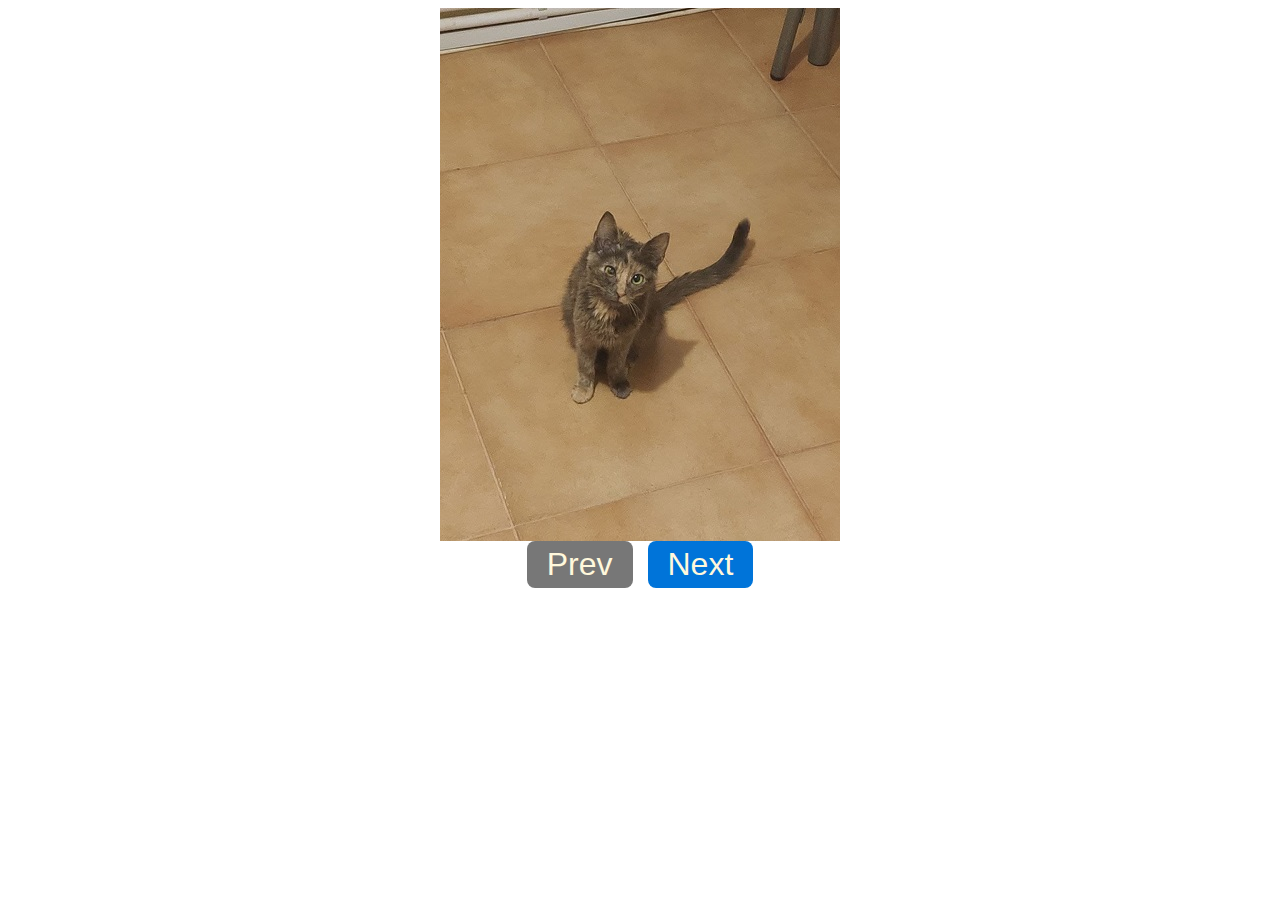
<file: projects/images_gallery/index.html>
<!DOCTYPE html>
<html lang="en">
<head>
    <meta charset="UTF-8">
    <meta http-equiv="X-UA-Compatible" content="IE=edge">
    <meta name="viewport" content="width=device-width, initial-scale=1.0">
    <link href="./css/style.css" rel="Stylesheet">
    <title>Dora gallery</title>
</head>
<body>
    <div class="image-gallery">
        <img src="./img/dora1.jpg" alt="Dora" class="gallery-img active" />
        <img src="./img/dora2.jpg" alt="Dora" class="gallery-img" />
        <img src="./img/dora3.jpg" alt="Dora" class="gallery-img" />
        <img src="./img/dora4.jpg" alt="Dora" class="gallery-img" />
        <img src="./img/dora5.jpg" alt="Dora" class="gallery-img" />
        <img src="./img/dora6.jpg" alt="Dora" class="gallery-img" />
        <img src="./img/dora7.jpg" alt="Dora" class="gallery-img" />
        <img src="./img/dora8.jpg" alt="Dora" class="gallery-img" />
        <img src="./img/dora9.jpg" alt="Dora" class="gallery-img" />
        <img src="./img/dora10.jpg" alt="Dora" class="gallery-img" />
        <img src="./img/dora11.jpg" alt="Dora" class="gallery-img" />
        <img src="./img/dora12.jpg" alt="Dora" class="gallery-img" />
    </div>
    <div class="btns">
        <button disabled="" class="btn prev">Prev</button>
        <button class="btn next">Next</button>
      </div>
      <script src="./js/script.js"></script>
</body>
</html>
</file>
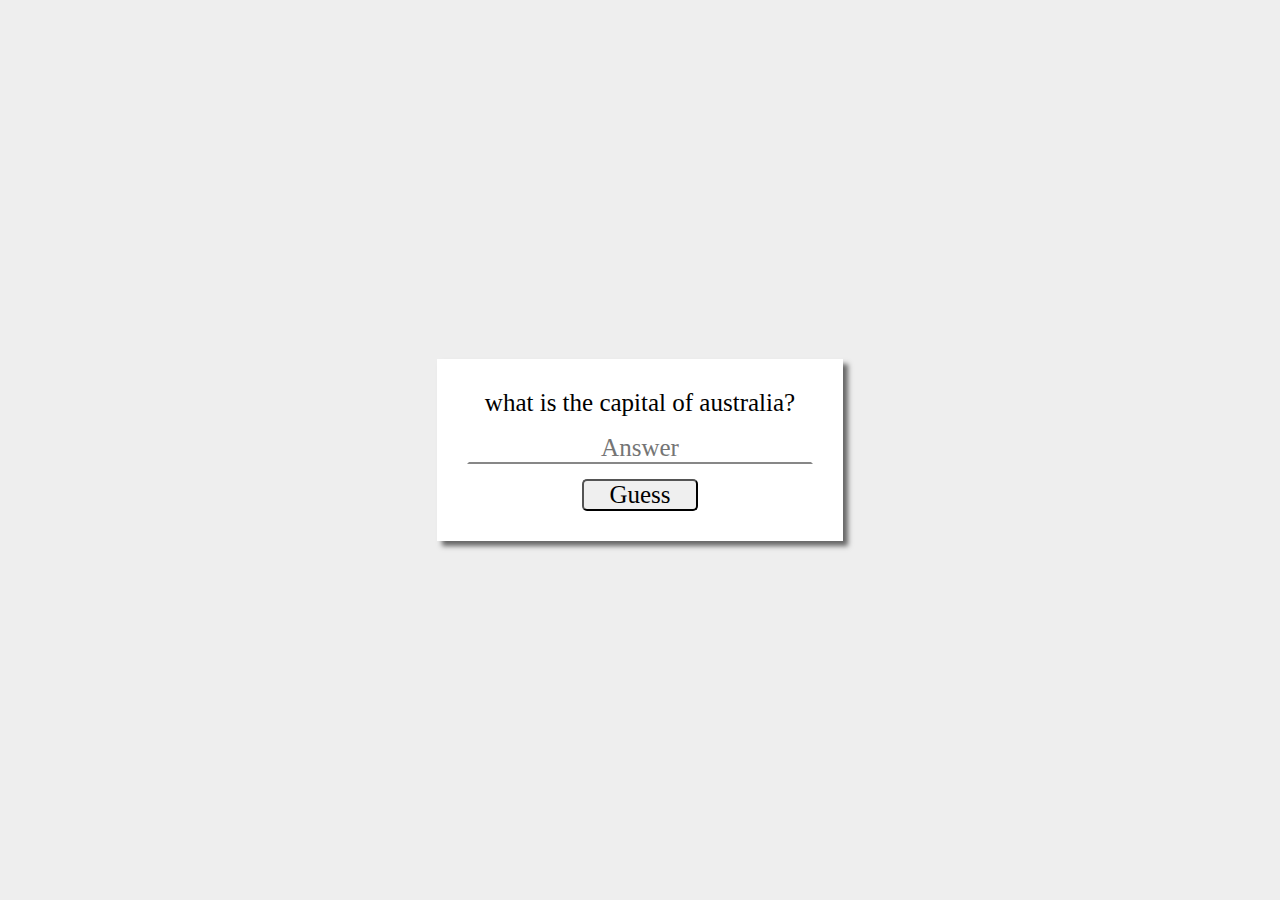
<file: projects/quiz/index.html>
<!DOCTYPE html>
<html lang="en">
<head>
    <meta charset="UTF-8">
    <meta http-equiv="X-UA-Compatible" content="IE=edge">
    <meta name="viewport" content="width=device-width, initial-scale=1.0">
    <link href="./css/style.css" rel="stylesheet">
    <title>Document</title>
</head>
<body>
    <div id="container">
        <div class="question">
          <form id="form" action="">
            <label for="input">
              <span id="text">what is the capital of australia?</span>
              <input id="input" placeholder="Answer" />
            </label>
            <button id="button">Guess</button>
          </form>
        </div>
      </div>
      <script src="./js/script.js"></script>
</body>
</html>
</file>
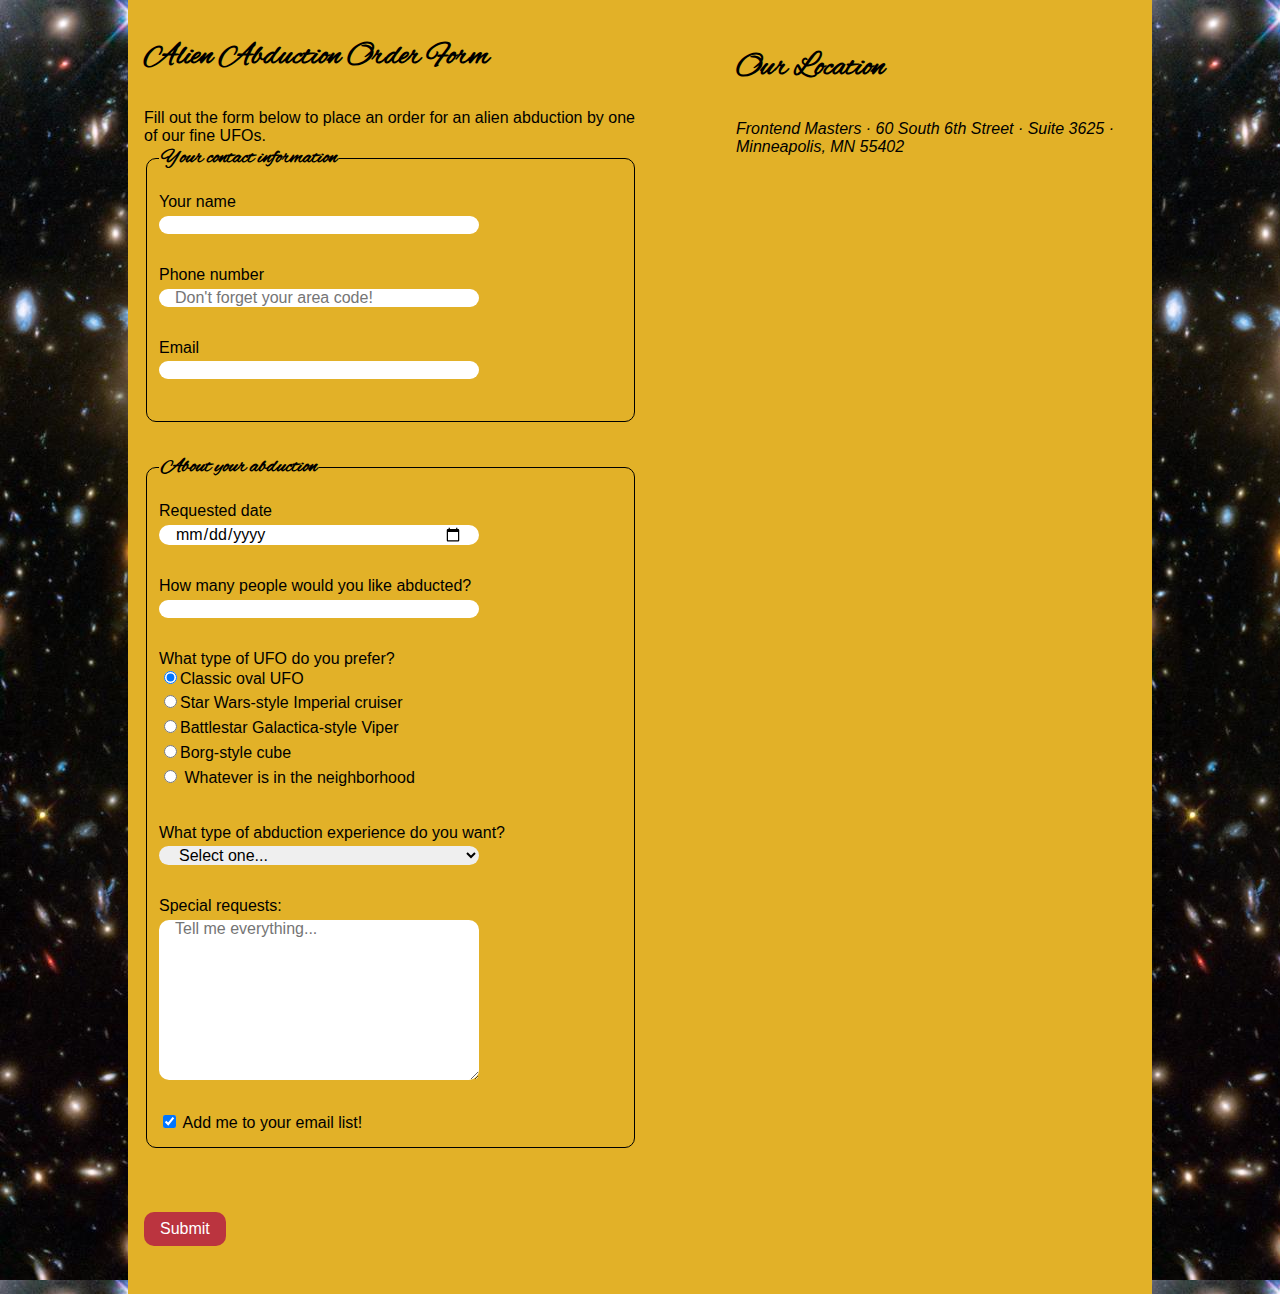
<file: forms.html>
<!DOCTYPE html>
<html lang="en">
<head>
	<meta charset="UTF-8">
	<title>Alien Abduction Order Form</title>
	<link href="https://fonts.googleapis.com/css2?family=Alex+Brush&display=swap" rel="stylesheet">
	<link href="css/forms.css" rel="stylesheet">
</head>
<body>
	<div class="wrapper">
		<section>
			<h1>Alien Abduction Order Form</h1>
			<p>Fill out the form below to place an order for an alien abduction by one of our fine UFOs.</p>
			<form action="https://e3vwdl4bpd.execute-api.us-west-2.amazonaws.com/default/API2SES" method="POST">
				<fieldset>
					<legend>Your contact information</legend>
					<label for="name">Your name </label>
					<input type="text" id="name" name="name"> 
					<label for="phone">Phone number </label>
					<input type="tel" id="phone" name="phone" placeholder="Don't forget your area code!"> 
					<label for="email">Email </label>
					<input type="email" id="email" name="email">
				</fieldset>
				<fieldset>
					<legend>About your abduction </legend>
						<label for="date">Requested  date</label>
						<input type="date" id="date" name="date">
						<label for="qty">How many people would you like abducted?</label>
						<input type="number" id="qty" name="qty" min="1" max="10">
						<p>What type of UFO do you prefer?</p>
							<label>	<input type="radio" name="uftype" value="classic" checked>Classic oval UFO </label>
							<label>	<input type="radio" name="uftype" value="starwars">Star Wars-style Imperial cruiser </label>
							<label>	<input type="radio" name="uftype" value="galactica">Battlestar Galactica-style Viper </label>
							<label>	<input type="radio" name="uftype" value="startrek">Borg-style cube </label>
							<label>
								<input type="radio" name="ufotype" value="any"> Whatever is in the neighborhood
							</label>
						
						<label for="abtype" >What type of abduction experience do you want?</label>
							<select id="abtype" name="abtype">
								<option selected> Select one... </option>
								<option value="tour">Tour of the solar system</option>
								<option value="dinner">Alien dinner and discussion</option>
								<option value="dance">Alien dance lessons</option>
								<option value="whales">Whale watching</option>
							</select>
					<label for="comments">Special requests:</label>
					<textarea id="comments" name="comments"  placeholder="Tell me everything..."></textarea>
					<label>	
							<input type="checkbox" value="subscribe" name="subscribe"  checked> Add me to your email list!
					</label>
					<input id="send_to" type="hidden" name="send_to" value="iuliana_antochi@yahoo.com">
				</fieldset>
				<button type="submit"> Submit </button>	
			</form>
		</section>
		<aside>
			<h3>Our Location</h3>
			<address>
				Frontend Masters &middot;
				60 South 6th Street &middot;
				Suite 3625 &middot;
				Minneapolis, MN 55402
				<iframe src="https://www.google.com/maps/embed?pb=!1m18!1m12!1m3!1d2712.818429385695!2d27.612485115017705!3d47.161410426618914!2m3!1f0!2f0!3f0!3m2!1i1024!2i768!4f13.1!3m3!1m2!1s0x40cafb8bec1a2f95%3A0x1c1d36c75bdef78b!2sStrada%20Doctor%20Emil%20Savini%2C%20Ia%C8%99i!5e0!3m2!1sro!2sro!4v1637335911016!5m2!1sro!2sro" width="400" height="300" style="border:0;" allowfullscreen="" loading="lazy"></iframe>
			</address>
		</aside>
	</div>
	<script src="js/forms.js"></script>
</body>
</html>
</file>
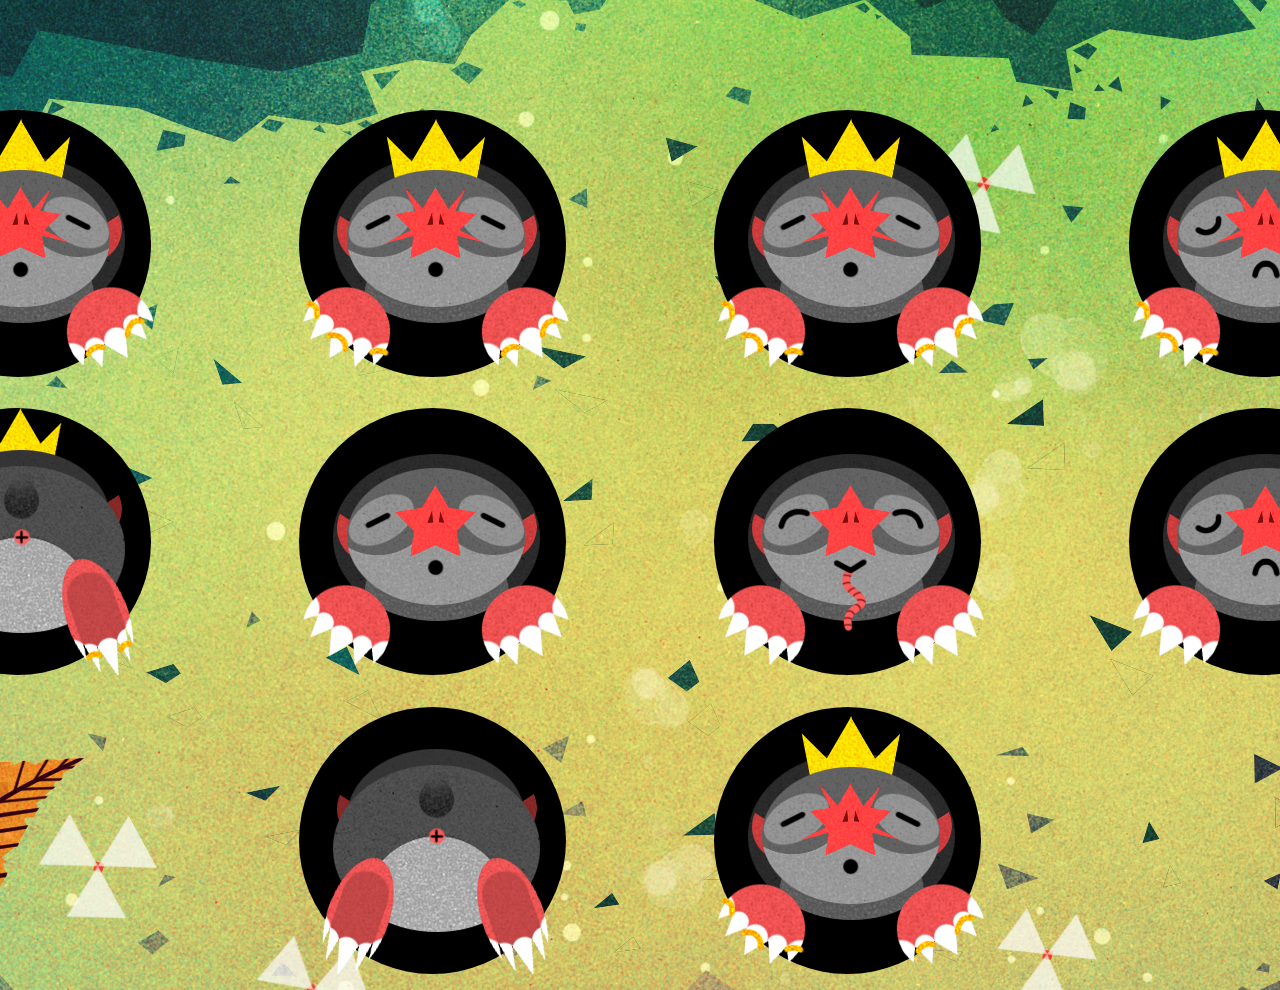
<file: projects/feed-a-star-mole/mole-game.html>
<!DOCTYPE html>
<html lang="en">
<head>
    <meta charset="UTF-8">
    <meta http-equiv="X-UA-Compatible" content="IE=edge">
    <meta name="viewport" content="width=device-width, initial-scale=1.0">
    <link href="./css/mole.css" rel="stylesheet">
    <title>Star Moles!</title>
</head>
<body>
    
    <section class="bg">
        <div class="worm-box">
            <div style="width: 5%" class="worm-container">
                <img src="./img/worm.png" class="worm" alt="worm score meter">
            </div>
        </div>
        <div class="hole-container">
            <div class="hole" id="hole-0"><img data-index="0" src="./img/king-mole-hungry.png" alt="mole" class="mole"></div>
          </div>
          <div class="hole-container">
            <div class="hole" id="hole-1"><img data-index="1" src="./img/king-mole-hungry.png" alt="mole" class="mole"></div>
          </div>
          <div class="hole-container">
            <div class="hole" id="hole-2"><img data-index="2" src="./img/king-mole-hungry.png" alt="mole" class="mole"></div>
          </div>
          <div class="hole-container">
            <div class="hole" id="hole-3"><img data-index="3" src="./img/king-mole-sad.png" alt="mole" class="mole"></div>
          </div>
          <div class="hole-container">
            <div class="hole" id="hole-4"><img data-index="4" src="./img/king-mole-leaving.png" alt="mole" class="mole"></div>
          </div>
          <div class="hole-container">
            <div class="hole" id="hole-5"><img data-index="5" src="./img/mole-hungry.png" alt="mole" class="mole"></div>
          </div>
          <div class="hole-container">
            <div class="hole" id="hole-6"><img data-index="6" src="./img/mole-fed.png" alt="mole" class="mole"></div>
          </div>
          <div class="hole-container">
            <div class="hole" id="hole-7"><img data-index="7" src="./img/mole-sad.png" alt="mole" class="mole"></div>
          </div>
          <div class="hole-container">
            <div class="hole" id="hole-8"><img data-index="8" src="./img/mole-leaving.png" alt="mole" class="mole"></div>
          </div>
          <div class="hole-container">
            <div class="hole" id="hole-9"><img data-index="9" src="./img/king-mole-hungry.png" alt="happy mole" class="mole"></div>
    </section>
    <img src="./img/win.png" class="win hide" alt="you've won the game">
    <script src="./js/mole.js"></script>
</body>
</html>
</file>
<file: projects/images_gallery/css/style.css>
* {
    box-sizing: border-box;
}

.gallery-img {
    display: none;
    max-height: 600px;
}
.active {
    display: block;
}

.image-gallery{
    width: 100%;
    display: flex;
    justify-content: center;
    align-items: center;
}

.btns{
    width: 100%;
    display: flex;
    justify-content: center;
    align-items: center;
}

.btn{
    background-color: #0074d9;
    color: cornsilk;
    font-size: 2rem;
    padding: 5px 20px;
    border-style: none;
    border-radius: 0.5rem;
    cursor:pointer;
}

.prev{
    margin-right: 15px;
}

.btn:disabled{
    background-color: #777;
    cursor: not-allowed;
}
</file>
<file: projects/quiz/css/style.css>
* {
    box-sizing: border-box;
  }
  
  body {
    background-color: #eee;
  }
  
  #container {
    display: flex;
    justify-content: center;
    align-items: center;
    position: absolute;
    top: 0;
    left: 0;
    right: 0;
    bottom: 0;
  }
  
  .question {
    background-color: white;
    padding: 30px;
    box-shadow: 5px 5px 5px #666;
    text-align: center;
  }
  
  label {
    font-family: cursive;
    font-size: 25px;
  }
  
  input {
    display: block;
    width: 100%;
    margin-top: 15px;
    text-align: center;
    padding: 0 15px;
    font-size: 25px;
    border-left-color: transparent;
    border-right-color: transparent;
    border-top-color: transparent;
    border-bottom-color: #333;
    font-family: cursive;
  }
  
  button {
    font-family: cursive;
    padding: 0 25px;
    font-size: 25px;
    margin-top: 15px;
    cursor: pointer;
    border-radius: 5px;
  }
</file>
<file: css/forms.css>
html {
  box-sizing: border-box;
}
*, *:before, *:after {
  box-sizing: inherit;
}
body {
	font-family: Arial, Helvetica, sans-serif;
	margin: 0;
	padding: 0;
	background: url(../img/galaxy.jpg);
}
.wrapper {
	width: 80%;
	margin: 0 auto;
	padding: 1em;
	display: flex;
	flex-flow: row nowrap;
	background-color: #E2B128;
}
h1, h3, legend{
	font-family: 'Alex Brush', cursive;
	font-size: 2rem;
}
p, [for="abtype"]{
	margin-bottom: 0;
	margin-top: 2rem;
}
section {
	flex-basis: 57%;
	margin-right: 10%;
}
aside {
	flex-basis: 33%;
}
fieldset{
	border: 1px solid black;
	border-radius: 10px;
	margin-bottom: 2rem;
}
legend
{
	font-weight: bold;
	font-size: 1.3rem;
	margin-top:1.5rem;
	margin-bottom:1rem;
}
label{
	display:block;
	padding-bottom: 0.3rem;
}
textarea{
	height: 10rem;
	padding: 1rem;
}
select{
	font-size: 1rem;
}
button{
	font-size: 1rem;
	margin: 2rem 0;
	background-color: #bb343f;
	color:white;
	border: none;
	padding:0.5rem 1rem;
	border-radius: 10px;
}
button:hover{
	background-color: white;
	color:#bb343f;
}
input:not([type="radio"]):not([type="checkbox"]), textarea, select{
	display:block;
	margin-bottom: 2rem;
	width:20rem;
	font-family: Arial, Helvetica, sans-serif;
	font-size: 1rem;
	padding:0 1rem;
	border-radius:10px;
	border:none;
}
</file>
<file: projects/feed-a-star-mole/css/mole.css>
* {
    box-sizing: border-box;
}

body{
    background-color: #c0c86d;
    cursor: url(../img/cursor.png), default;
    display: flex;
    justify-content: center;
    align-items: center;
    padding: 0;
    margin: 0;
    height: 100vh;
}

.bg{
    background-image: url(../img/background.png);
    background-repeat: no-repeat;
    width: 1920px;
    height: 1080px;
    display: flex;
    flex-wrap: wrap;
    justify-content: center;
    align-items: center;
}

.hole {
    background-color: black;
    border-radius: 50%;
    overflow: visible;
    width: 267px;
    height: 267px;
}

.hole-container {
    width: 25%;
    display: flex;
    justify-content: center;
    align-items: center;
}

.mole {
    position: relative;
    right: 30px;
}

.hungry {
    cursor: url(../img/cursor-worm.png), default;
}

.gone {
    display: none;
}

.hide {
    display: none;
}

.worm {
    width: 1660px;
}

.worm-container {
    overflow: hidden;
    transition: width 0.5s ease-in-out;
}

.worm-box {
    width: 1660px;
}
</file>
